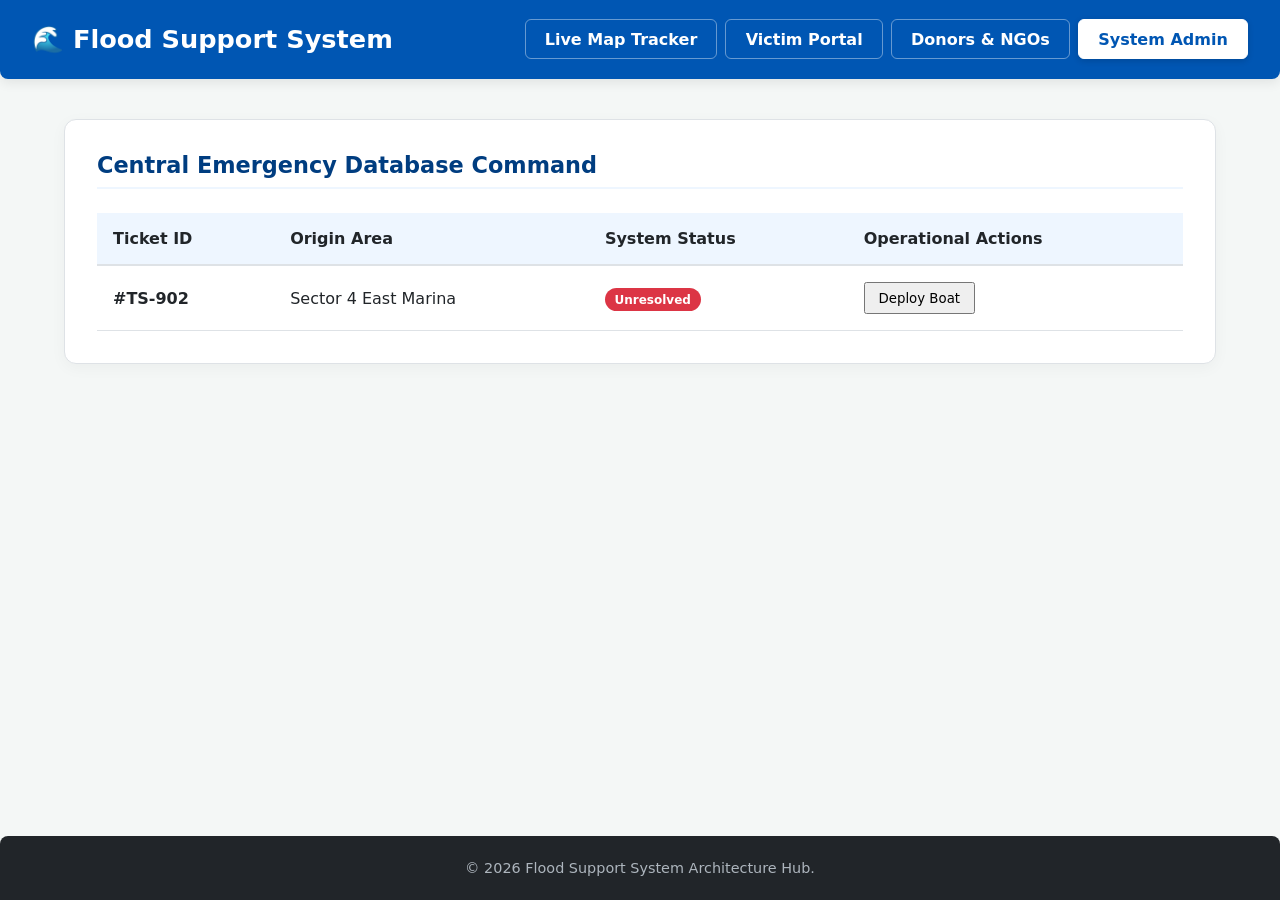
<file: admin.html>
<!DOCTYPE html>
<html lang="en">
<head>
    <meta charset="UTF-8">
    <meta name="viewport" content="width=device-width, initial-scale=1.0">
    <title>FloodSupport - Admin System</title>
    <link rel="stylesheet" href="css/style.css">
</head>
<body>
    <header>
        <div class="logo"><h1><a href="index.html">🌊 Flood Support System</a></h1></div>
        <nav>
            <a href="index.html">Live Map Tracker</a>
            <a href="victim.html">Victim Portal</a>
            <a href="donor.html">Donors & NGOs</a>
            <a href="admin.html" class="active">System Admin</a>
        </nav>
    </header>
    <main>
        <div class="full-width-layout">
            <div class="content-block-div">
                <h2>Central Emergency Database Command</h2>
                <div style="overflow-x: auto; margin-top: 1.5rem;">
                    <table style="width: 100%; border-collapse: collapse;">
                        <thead>
                            <tr style="background-color: var(--secondary); border-bottom: 2px solid var(--border); text-align: left;">
                                <th style="padding: 1rem;">Ticket ID</th>
                                <th style="padding: 1rem;">Origin Area</th>
                                <th style="padding: 1rem;">System Status</th>
                                <th style="padding: 1rem;">Operational Actions</th>
                            </tr>
                        </thead>
                        <tbody>
                            <tr style="border-bottom: 1px solid var(--border);">
                                <td style="padding: 1rem; font-weight: bold;">#TS-902</td>
                                <td style="padding: 1rem;">Sector 4 East Marina</td>
                                <td style="padding: 1rem;"><span class="status-pill pill-danger">Unresolved</span></td>
                                <td style="padding: 1rem;"><button onclick="alert('Re-routing closest response team.')" style="padding: 0.4rem 0.8rem; cursor: pointer;">Deploy Boat</button></td>
                            </tr>
                        </tbody>
                    </table>
                </div>
            </div>
        </div>
    </main>
    <footer><p>&copy; 2026 Flood Support System Architecture Hub.</p></footer>
</body>
</html>
</file>
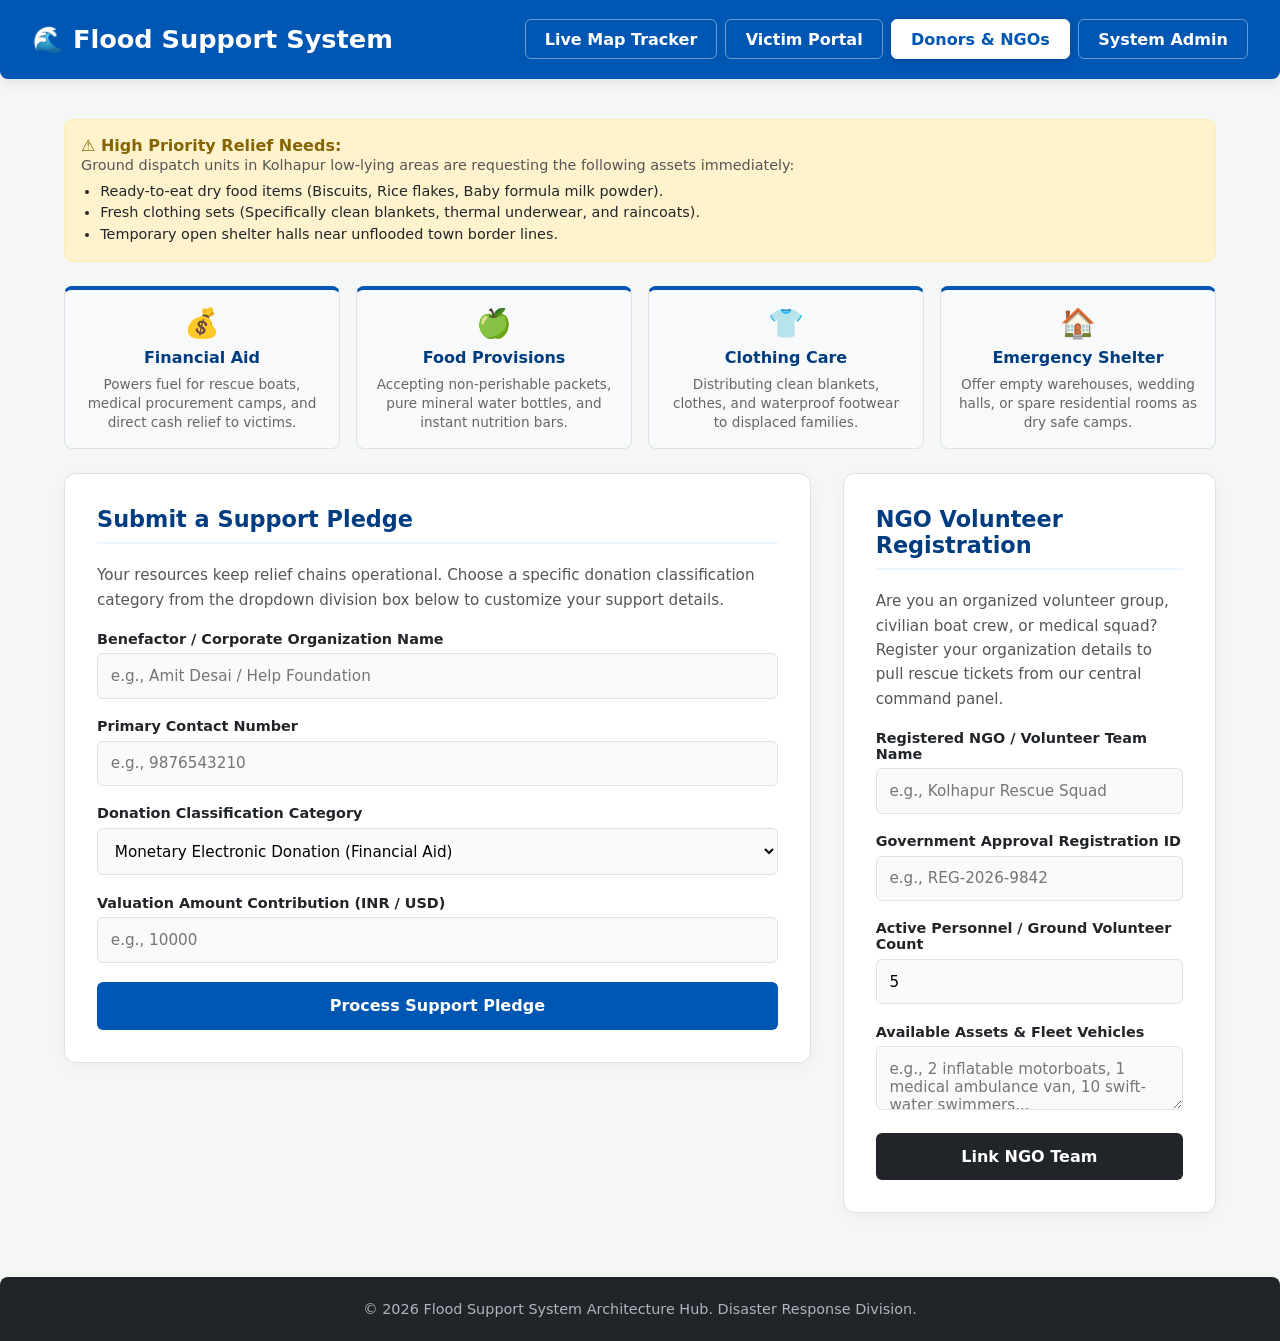
<file: donor.html>
<!DOCTYPE html>
<html lang="en">
<head>
    <meta charset="UTF-8">
    <meta name="viewport" content="width=device-width, initial-scale=1.0">
    <title>FloodSupport - Donor Contributions & NGOs</title>
    <link rel="stylesheet" href="css/style.css">
    <style>
        /* Specialized donor form style updates */
        .pillar-grid {
            display: grid;
            grid-template-columns: repeat(auto-fit, minmax(200px, 1fr));
            gap: 1rem;
            margin-bottom: 1.5rem;
        }
        .pillar-card {
            background: #f8f9fa;
            border: 1px solid var(--border);
            padding: 1rem;
            border-radius: 8px;
            text-align: center;
            border-top: 4px solid var(--primary);
        }
        .pillar-card h4 {
            color: var(--primary-dark);
            margin: 0.5rem 0;
            font-size: 1rem;
        }
        .pillar-card p {
            font-size: 0.85rem;
            color: #666;
            line-height: 1.4;
        }
        .urgent-alert-box {
            background-color: #fff3cd;
            border: 1px solid #ffeeba;
            padding: 1rem;
            border-radius: 8px;
            margin-bottom: 1.5rem;
        }
        .urgent-list {
            margin-left: 1.2rem;
            font-size: 0.9rem;
            line-height: 1.5;
            margin-top: 0.5rem;
        }
    </style>
</head>
<body>
    <header>
        <div class="logo"><h1><a href="index.html">🌊 Flood Support System</a></h1></div>
        <nav>
            <a href="index.html">Live Map Tracker</a>
            <a href="victim.html">Victim Portal</a>
            <a href="donor.html" class="active">Donors & NGOs</a>
            <a href="admin.html">System Admin</a>
        </nav>
    </header>

    <main>
        <!-- URGENT FIELD REQUIREMENTS INK -->
        <div class="urgent-alert-box">
            <strong style="color: #856404;">⚠️ High Priority Relief Needs:</strong>
            <p style="font-size: 0.9rem; color: #555; margin-top: 2px;">Ground dispatch units in Kolhapur low-lying areas are requesting the following assets immediately:</p>
            <ul class="urgent-list">
                <li>Ready-to-eat dry food items (Biscuits, Rice flakes, Baby formula milk powder).</li>
                <li>Fresh clothing sets (Specifically clean blankets, thermal underwear, and raincoats).</li>
                <li>Temporary open shelter halls near unflooded town border lines.</li>
            </ul>
        </div>

        <!-- RECENT DEPLOYMENT SUMMARY PILLARS -->
        <div class="pillar-grid">
            <div class="pillar-card">
                <div style="font-size: 1.8rem;">💰</div>
                <h4>Financial Aid</h4>
                <p>Powers fuel for rescue boats, medical procurement camps, and direct cash relief to victims.</p>
            </div>
            <div class="pillar-card">
                <div style="font-size: 1.8rem;">🍏</div>
                <h4>Food Provisions</h4>
                <p>Accepting non-perishable packets, pure mineral water bottles, and instant nutrition bars.</p>
            </div>
            <div class="pillar-card">
                <div style="font-size: 1.8rem;">👕</div>
                <h4>Clothing Care</h4>
                <p>Distributing clean blankets, clothes, and waterproof footwear to displaced families.</p>
            </div>
            <div class="pillar-card">
                <div style="font-size: 1.8rem;">🏠</div>
                <h4>Emergency Shelter</h4>
                <p>Offer empty warehouses, wedding halls, or spare residential rooms as dry safe camps.</p>
            </div>
        </div>

        <div class="content-layout-grid">
            <!-- Left Column: Modular Pledge Submission Form -->
            <div class="layout-column">
                <div class="content-block-div">
                    <h2>Submit a Support Pledge</h2>
                    <p class="info-paragraph">Your resources keep relief chains operational. Choose a specific donation classification category from the dropdown division box below to customize your support details.</p>
                    
                    <form onsubmit="handleFormSubmission(event, 'Your generous relief pledge has been logged into our centralized inventory dashboard. A logistics officer or matched NGO coordinator will contact you shortly to execute pickup or transfer.')">
                        <div class="input-wrapper-div">
                            <label>Benefactor / Corporate Organization Name</label>
                            <input type="text" required placeholder="e.g., Amit Desai / Help Foundation">
                        </div>
                        <div class="input-wrapper-div">
                            <label>Primary Contact Number</label>
                            <input type="tel" required placeholder="e.g., 9876543210">
                        </div>
                        <div class="input-wrapper-div">
                            <label>Donation Classification Category</label>
                            <select id="aidTypeDropdown" onchange="toggleAidInputs()">
                                <option value="cash">Monetary Electronic Donation (Financial Aid)</option>
                                <option value="food">Ready-to-Eat Food / Drinking Water Supply</option>
                                <option value="clothes">Fresh Clothing Packages / Dry Blankets</option>
                                <option value="shelter">Temporary Safe Shelter Provisions (Spaces)</option>
                            </select>
                        </div>

                        <!-- DYNAMIC SUB-INPUT FIELDS -->
                        <!-- 1. Financial input -->
                        <div id="cash-input-group" class="input-wrapper-div dynamic-donor-field">
                            <label>Valuation Amount Contribution (INR / USD)</label>
                            <input type="number" placeholder="e.g., 10000">
                        </div>
                        
                        <!-- 2. Food input -->
                        <div id="food-input-group" class="input-wrapper-div dynamic-donor-field hidden-block">
                            <label>Describe Food Items & Total Package Quantities</label>
                            <textarea rows="3" placeholder="e.g., 100 boxes of premium biscuits, 50 crates of 1-litre drinking water bottles..."></textarea>
                        </div>

                        <!-- 3. Clothing input -->
                        <div id="clothes-input-group" class="input-wrapper-div dynamic-donor-field hidden-block">
                            <label>Describe Clothing Types, Sizes, and Counts</label>
                            <textarea rows="3" placeholder="e.g., 40 heavy wool blankets, 100 assorted children's clean shirts, 50 pairs of rubber boots..."></textarea>
                        </div>

                        <!-- 4. Shelter input -->
                        <div id="shelter-input-group" class="input-wrapper-div dynamic-donor-field hidden-block">
                            <label>Shelter Address, Max Capacity, and Duration Available</label>
                            <textarea rows="3" placeholder="e.g., Empty community banquet hall located at Rajaram Road. Can accommodate up to 60 individuals. Available for 15 days..."></textarea>
                        </div>

                        <button type="submit" class="action-btn">Process Support Pledge</button>
                    </form>
                </div>
            </div>

            <!-- Right Column: NGO Registration Form Block -->
            <div class="layout-column">
                <div class="content-block-div">
                    <h2>NGO Volunteer Registration</h2>
                    <p class="info-paragraph">Are you an organized volunteer group, civilian boat crew, or medical squad? Register your organization details to pull rescue tickets from our central command panel.</p>
                    
                    <form onsubmit="handleFormSubmission(event, 'NGO verification profile created. Our disaster team will contact your lead coordinator to sync credentials.')">
                        <div class="input-wrapper-div">
                            <label>Registered NGO / Volunteer Team Name</label>
                            <input type="text" required placeholder="e.g., Kolhapur Rescue Squad">
                        </div>
                        <div class="input-wrapper-div">
                            <label>Government Approval Registration ID</label>
                            <input type="text" required placeholder="e.g., REG-2026-9842">
                        </div>
                        <div class="input-wrapper-div">
                            <label>Active Personnel / Ground Volunteer Count</label>
                            <input type="number" min="1" value="5">
                        </div>
                        <div class="input-wrapper-div">
                            <label>Available Assets & Fleet Vehicles</label>
                            <textarea rows="2" placeholder="e.g., 2 inflatable motorboats, 1 medical ambulance van, 10 swift-water swimmers..."></textarea>
                        </div>
                        <button type="submit" class="action-btn" style="background-color: var(--dark);">Link NGO Team</button>
                    </form>
                </div>
            </div>
        </div>
    </main>

    <footer><p>&copy; 2026 Flood Support System Architecture Hub. Disaster Response Division.</p></footer>

    <!-- RE-INFORCED LOGIC FOR SWITCHING DONOR FIELD VISIBILITIES -->
    <script>
        function handleFormSubmission(event, outputAlertText) {
            event.preventDefault();
            alert(outputAlertText);
            event.target.reset();
            // Reset to show cash field default layout visual after clean wipe
</file>
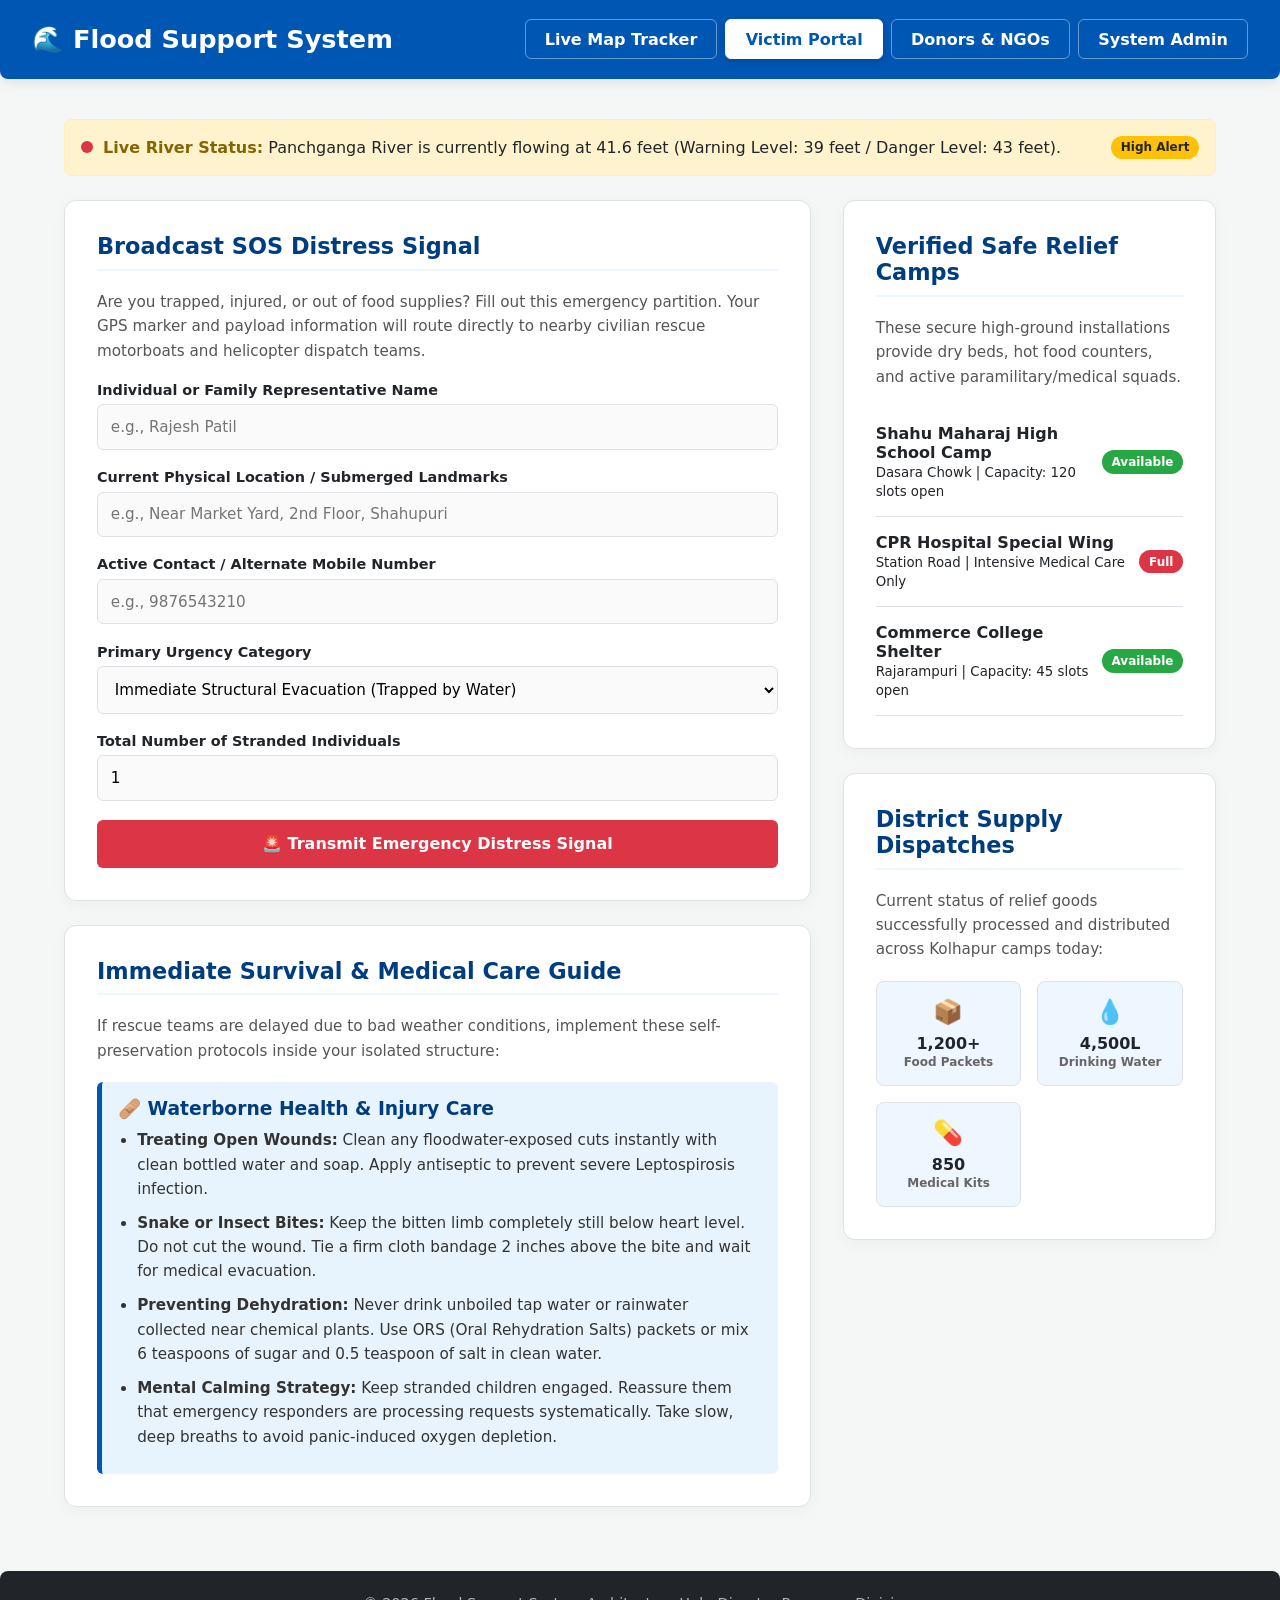
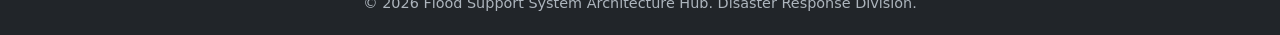
<file: victim.html>
<!DOCTYPE html>
<html lang="en">
<head>
    <meta charset="UTF-8">
    <meta name="viewport" content="width=device-width, initial-scale=1.0">
    <title>FloodSupport - Victim SOS & Resources</title>
    <link rel="stylesheet" href="css/style.css">
    <style>
        /* Specific layouts for resource grid and meters */
        .alert-meter-box {
            background: #fff3cd;
            border: 1px solid #ffeeba;
            padding: 1rem;
            border-radius: 8px;
            margin-bottom: 1.5rem;
            display: flex;
            align-items: center;
            justify-content: space-between;
        }
        .pulse-indicator {
            width: 12px;
            height: 12px;
            background-color: var(--danger);
            border-radius: 50%;
            display: inline-block;
            animation: blinker 1.5s linear infinite;
        }
        @keyframes blinker {
            50% { opacity: 0; }
        }
        .resource-grid {
            display: grid;
            grid-template-columns: repeat(auto-fit, minmax(140px, 1fr));
            gap: 1rem;
            margin-top: 1rem;
        }
        .resource-card {
            background: var(--secondary);
            border: 1px solid var(--border);
            padding: 1rem;
            text-align: center;
            border-radius: 8px;
            font-weight: 600;
        }
        .resource-card span {
            display: block;
            font-size: 1.5rem;
            margin-bottom: 0.5rem;
        }
        .first-aid-box {
            background: #e8f4fd;
            border-left: 5px solid var(--primary);
            padding: 1rem;
            border-radius: 6px;
            margin-top: 1rem;
        }
        .step-list {
            margin-left: 1.2rem;
            font-size: 0.95rem;
            line-height: 1.6;
        }
        .step-list li {
            margin-bottom: 0.6rem;
            color: #333;
        }
    </style>
</head>
<body>
    <header>
        <div class="logo"><h1><a href="index.html">🌊 Flood Support System</a></h1></div>
        <nav>
            <a href="index.html">Live Map Tracker</a>
            <a href="victim.html" class="active">Victim Portal</a>
            <a href="donor.html">Donors & NGOs</a>
            <a href="admin.html">System Admin</a>
        </nav>
    </header>

    <main>
        <!-- LIVE CRITICAL WATER MONITORING METER -->
        <div class="alert-meter-box">
            <div>
                <span class="pulse-indicator"></span>
                <strong style="color: #856404; margin-left: 5px;">Live River Status:</strong> 
                <span>Panchganga River is currently flowing at 41.6 feet (Warning Level: 39 feet / Danger Level: 43 feet).</span>
            </div>
            <span class="status-pill pill-warning" style="animation: blinker 2s infinite;">High Alert</span>
        </div>

        <div class="content-layout-grid">
            <!-- Left Column: SOS Form and First Aid Content -->
            <div class="layout-column">
                <!-- SOS SIGNAL FORM BLOCK -->
                <div class="content-block-div">
                    <h2>Broadcast SOS Distress Signal</h2>
                    <p class="info-paragraph">Are you trapped, injured, or out of food supplies? Fill out this emergency partition. Your GPS marker and payload information will route directly to nearby civilian rescue motorboats and helicopter dispatch teams.</p>
                    
                    <form onsubmit="handleFormSubmission(event, 'Your SOS signal has been securely broadcasted to the Disaster Command Center. Please stay calm, keep your phone on battery saver, and wait for coordinates match.')">
                        <div class="input-wrapper-div">
                            <label>Individual or Family Representative Name</label>
                            <input type="text" required placeholder="e.g., Rajesh Patil">
                        </div>
                        <div class="input-wrapper-div">
                            <label>Current Physical Location / Submerged Landmarks</label>
                            <input type="text" required placeholder="e.g., Near Market Yard, 2nd Floor, Shahupuri">
                        </div>
                        <div class="input-wrapper-div">
                            <label>Active Contact / Alternate Mobile Number</label>
                            <input type="tel" required placeholder="e.g., 9876543210">
                        </div>
                        <div class="input-wrapper-div">
                            <label>Primary Urgency Category</label>
                            <select>
                                <option>Immediate Structural Evacuation (Trapped by Water)</option>
                                <option>Critical Medical Emergency (Injuries / Dialysis / Pregnancy)</option>
                                <option>Severe Food, Clean Water & Essential Supplies Shortage</option>
                            </select>
                        </div>
                        <div class="input-wrapper-div">
                            <label>Total Number of Stranded Individuals</label>
                            <input type="number" min="1" value="1">
                        </div>
                        <button type="submit" class="action-btn action-btn-danger">🚨 Transmit Emergency Distress Signal</button>
                    </form>
                </div>

                <!-- MEDICAL & PSYCHOLOGICAL FIRST AID CARE -->
                <div class="content-block-div">
                    <h2>Immediate Survival & Medical Care Guide</h2>
                    <p class="info-paragraph">If rescue teams are delayed due to bad weather conditions, implement these self-preservation protocols inside your isolated structure:</p>
                    
                    <div class="first-aid-box">
                        <h3 style="color: var(--primary-dark); margin-bottom: 0.5rem;">🩹 Waterborne Health & Injury Care</h3>
                        <ul class="step-list">
                            <li><strong>Treating Open Wounds:</strong> Clean any floodwater-exposed cuts instantly with clean bottled water and soap. Apply antiseptic to prevent severe Leptospirosis infection.</li>
                            <li><strong>Snake or Insect Bites:</strong> Keep the bitten limb completely still below heart level. Do not cut the wound. Tie a firm cloth bandage 2 inches above the bite and wait for medical evacuation.</li>
                            <li><strong>Preventing Dehydration:</strong> Never drink unboiled tap water or rainwater collected near chemical plants. Use ORS (Oral Rehydration Salts) packets or mix 6 teaspoons of sugar and 0.5 teaspoon of salt in clean water.</li>
                            <li><strong>Mental Calming Strategy:</strong> Keep stranded children engaged. Reassure them that emergency responders are processing requests systematically. Take slow, deep breaths to avoid panic-induced oxygen depletion.</li>
                        </ul>
                    </div>
                </div>
            </div>

            <!-- Right Column: Camp Availabilities and Live Supply Stocks -->
            <div class="layout-column">
                <!-- ACTIVE SAFE REFUGEE CAMPS -->
                <div class="content-block-div">
                    <h2>Verified Safe Relief Camps</h2>
                    <p class="info-paragraph">These secure high-ground installations provide dry beds, hot food counters, and active paramilitary/medical squads.</p>
                    
                    <div class="feed-item-row">
                        <div><strong>Shahu Maharaj High School Camp</strong><br><small>Dasara Chowk | Capacity: 120 slots open</small></div>
                        <span class="status-pill pill-success">Available</span>
                    </div>
                    <div class="feed-item-row">
                        <div><strong>CPR Hospital Special Wing</strong><br><small>Station Road | Intensive Medical Care Only</small></div>
                        <span class="status-pill pill-danger">Full</span>
                    </div>
                    <div class="feed-item-row">
                        <div><strong>Commerce College Shelter</strong><br><small>Rajarampuri | Capacity: 45 slots open</small></div>
                        <span class="status-pill pill-success">Available</span>
                    </div>
                </div>

                <!-- STOCK INVENTORY COUNTER FOR VICTIMS -->
                <div class="content-block-div">
                    <h2>District Supply Dispatches</h2>
                    <p class="info-paragraph">Current status of relief goods successfully processed and distributed across Kolhapur camps today:</p>
                    
                    <div class="resource-grid">
                        <div class="resource-card">
                            <span>📦</span> 1,200+
                            <small style="display:block;color:#666;font-size:0.75rem;margin-top:2px;">Food Packets</small>
                        </div>
                        <div class="resource-card">
                            <span>💧</span> 4,500L
                            <small style="display:block;color:#666;font-size:0.75rem;margin-top:2px;">Drinking Water</small>
                        </div>
                        <div class="resource-card">
                            <span>💊</span> 850
                            <small style="display:block;color:#666;font-size:0.75rem;margin-top:2px;">Medical Kits</small>
                        </div>
                    </div>
                </div>
            </div>
        </div>
    </main>

    <footer><p>&copy; 2026 Flood Support System Architecture Hub. Disaster Response Division.</p></footer>
    <script src="js/main.js"></script>
</body>
</html>
</file>
<file: css/style.css>
:root {
    --primary: #0056b3;
    --primary-dark: #003d80;
    --secondary: #eef6ff;
    --danger: #dc3545;
    --success: #28a745;
    --warning: #ffc107;
    --dark: #212529;
    --light: #fdfdfd;
    --border: #dee2e6;
}

* {
    box-sizing: border-box;
    margin: 0;
    padding: 0;
    font-family: 'Segoe UI', system-ui, -apple-system, sans-serif;
}

body {
    background-color: #f4f7f6;
    color: var(--dark);
    display: flex;
    flex-direction: column;
    min-height: 100vh;
    align-items: center;
}

header {
    background-color: var(--primary);
    color: white;
    padding: 1.2rem 2rem;
    display: flex;
    justify-content: space-between;
    align-items: center;
    width: 100%;
    max-width: 1400px;
    box-shadow: 0 4px 12px rgba(0,0,0,0.08);
    border-bottom-left-radius: 8px;
    border-bottom-right-radius: 8px;
}

.logo h1 {
    font-size: 1.6rem;
}

.logo a {
    color: white;
    text-decoration: none;
}

nav {
    display: flex;
    gap: 0.5rem;
}

nav a {
    border: 1px solid rgba(255, 255, 255, 0.4);
    color: white;
    padding: 0.6rem 1.2rem;
    text-decoration: none;
    border-radius: 6px;
    font-weight: 600;
    transition: all 0.2s ease;
}

nav a:hover, nav a.active {
    background-color: white;
    color: var(--primary);
    border-color: white;
    box-shadow: 0 2px 6px rgba(0,0,0,0.15);
}

main {
    flex: 1;
    padding: 2.5rem 1.5rem;
    width: 100%;
    max-width: 1200px;
}

.content-layout-grid {
    display: grid;
    grid-template-columns: 2fr 1fr;
    gap: 2rem;
    align-items: start;
}

.full-width-layout {
    display: grid;
    grid-template-columns: 1fr;
}

@media (max-width: 900px) {
    .content-layout-grid {
        grid-template-columns: 1fr;
    }
}

.content-block-div {
    background: white;
    padding: 2rem;
    border-radius: 12px;
    box-shadow: 0 4px 16px rgba(0,0,0,0.04);
    border: 1px solid var(--border);
    margin-bottom: 1.5rem;
}

.content-block-div h2 {
    margin-bottom: 1.2rem;
    color: var(--primary-dark);
    font-size: 1.4rem;
    border-bottom: 2px solid var(--secondary);
    padding-bottom: 0.6rem;
}

.info-paragraph {
    color: #555;
    line-height: 1.6;
    margin-bottom: 1.2rem;
    font-size: 0.95rem;
}

#map-canvas-container {
    height: 420px;
    background-color: #e5e3df;
    border-radius: 8px;
    position: relative;
    overflow: hidden;
    border: 1px solid var(--border);
}

.interactive-mock-map {
    width: 100%;
    height: 100%;
    background: radial-gradient(circle at 40% 50%, #ffd0d0 15%, #d0e8ff 35%, #e5e3df 70%);
    position: relative;
}

.map-hotspot-pin {
    position: absolute;
    width: 24px;
    height: 24px;
    background-color: var(--danger);
    border-radius: 50%;
    border: 3px solid white;
    animation: radarPulse 2s infinite;
    cursor: pointer;
}

@keyframes radarPulse {
    0% { transform: scale(0.9); box-shadow: 0 0 0 0 rgba(220, 53, 69, 0.7); }
    70% { transform: scale(1.1); box-shadow: 0 0 0 12px rgba(220, 53, 69, 0); }
    100% { transform: scale(0.9); box-shadow: 0 0 0 0 rgba(220, 53, 69, 0); }
}

.input-wrapper-div {
    margin-bottom: 1.2rem;
}

label {
    display: block;
    margin-bottom: 0.4rem;
    font-weight: 600;
    font-size: 0.9rem;
}

input, select, textarea {
    width: 100%;
    padding: 0.8rem;
    border: 1px solid var(--border);
    border-radius: 6px;
    font-size: 0.95rem;
    background-color: #fafafa;
}

button.action-btn {
    background-color: var(--primary);
    color: white;
    border: none;
    padding: 0.9rem 1.5rem;
    font-size: 1rem;
    border-radius: 6px;
    cursor: pointer;
    width: 100%;
    font-weight: bold;
}

button.action-btn-danger { background-color: var(--danger); }

.feed-item-row {
    padding: 1rem 0;
    border-bottom: 1px solid var(--border);
    display: flex;
    justify-content: space-between;
    align-items: center;
}

.status-pill {
    padding: 0.3rem 0.6rem;
    border-radius: 20px;
    font-size: 0.75rem;
    font-weight: 700;
    color: white;
}

.pill-danger { background-color: var(--danger); }
.pill-success { background-color: var(--success); }
.pill-warning { background-color: var(--warning); color: #212529; }

.hidden-block { display: none !important; }

footer {
    background-color: var(--dark);
    color: #adb5bd;
    text-align: center;
    padding: 1.5rem;
    width: 100%;
    max-width: 1400px;
    margin-top: auto;
    font-size: 0.9rem;
    border-top-left-radius: 8px;
    border-top-right-radius: 8px;
}
</file>
